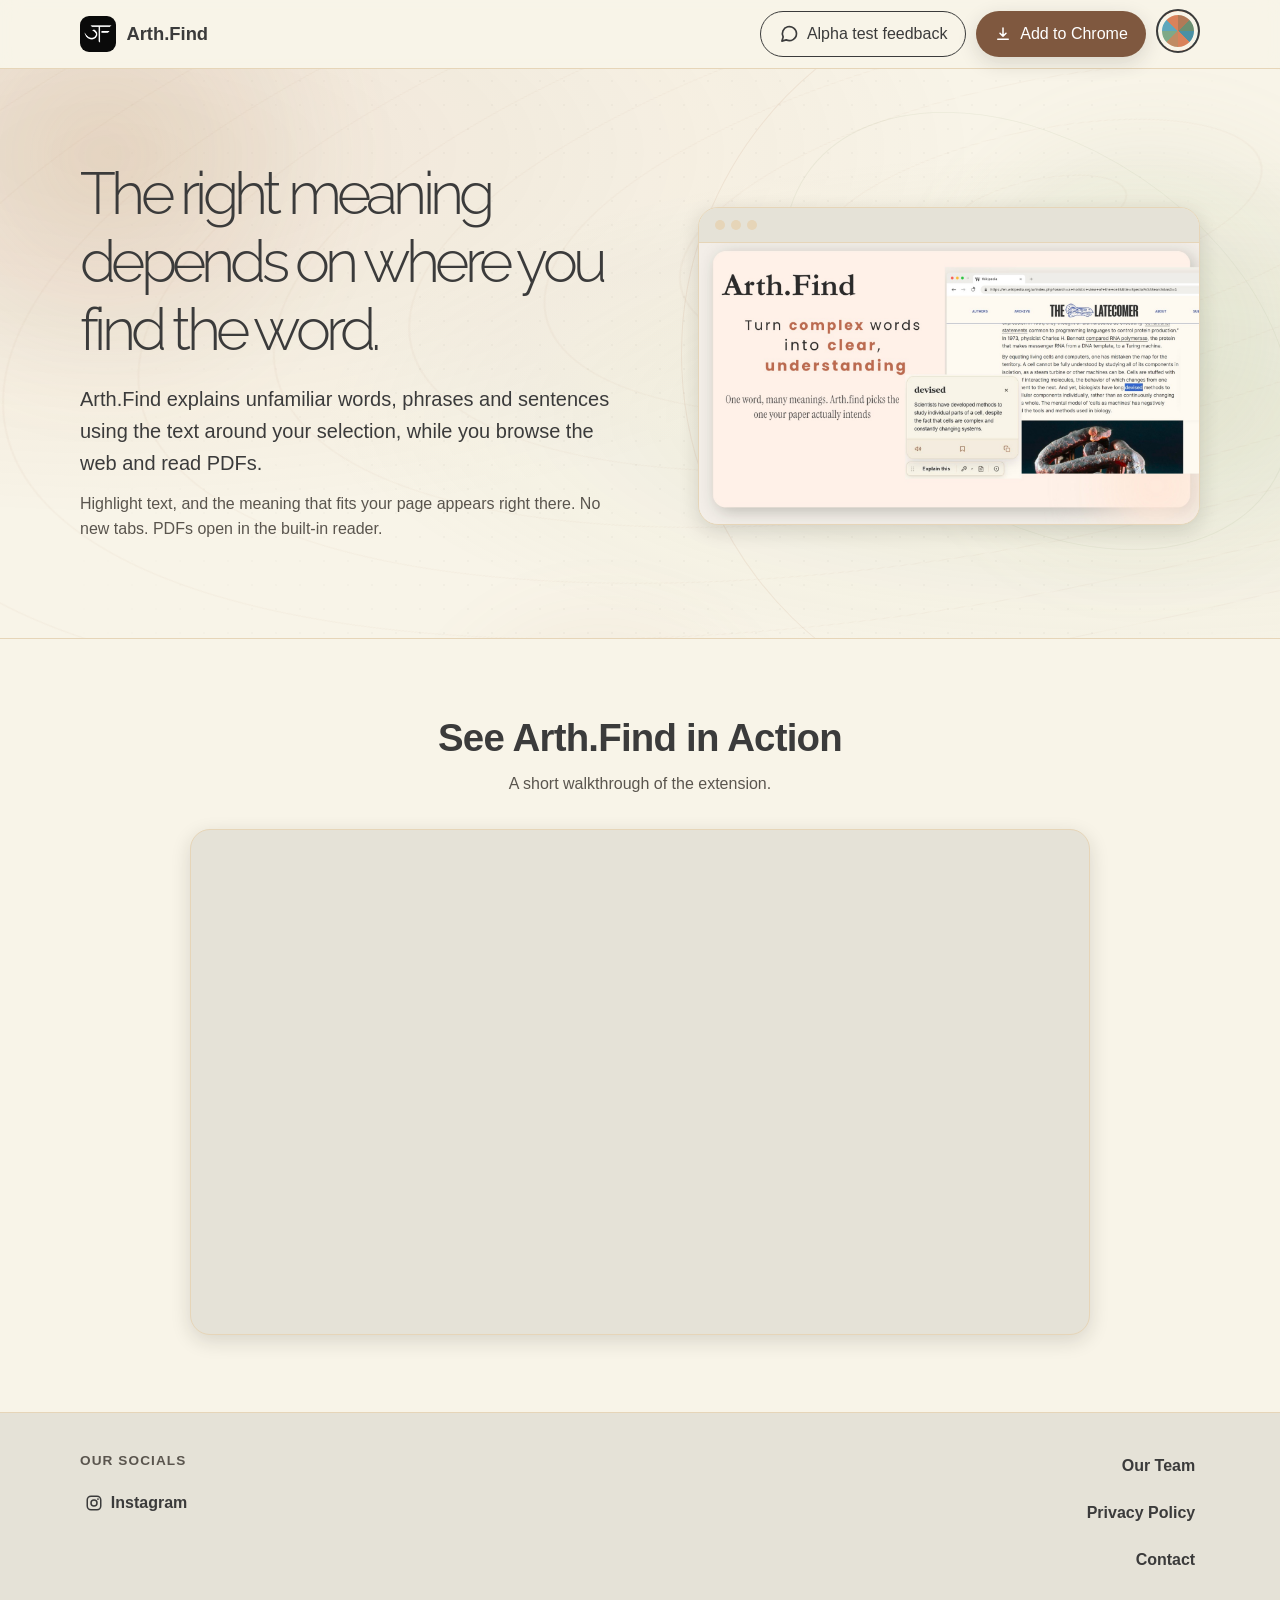
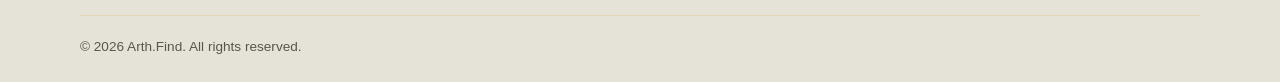
<file: index.html>
<!doctype html>
<html lang="en" data-theme="warm-calm">
<head>
  <meta charset="utf-8">
  <meta name="viewport" content="width=device-width, initial-scale=1, viewport-fit=cover">
  <title>Arth.Find | Understand What You Read</title>
  <meta name="description" content="Arth.Find is a Chrome extension that explains words, phrases and sentences in the context of what you are reading, on web pages and in PDFs.">
  <meta name="theme-color" content="#f8f4e8">
  <meta property="og:type" content="website">
  <meta property="og:site_name" content="Arth.Find">
  <meta property="og:title" content="Arth.Find | Understand What You Read">
  <meta property="og:description" content="Context-aware explanations of words and concepts while you browse the web and read PDFs.">
  <meta property="og:url" content="https://arthfind.tech/">
  <meta property="og:image" content="https://arthfind.tech/assets/logo.png">
  <meta name="twitter:card" content="summary">
  <link rel="preconnect" href="https://fonts.googleapis.com">
  <link rel="preconnect" href="https://fonts.gstatic.com" crossorigin>
  <link href="https://fonts.googleapis.com/css2?family=Raleway:wght@200;300;400;500;600;700;800&display=swap" rel="stylesheet">
  <link rel="icon" type="image/png" sizes="32x32" href="assets/favicon-32.png">
  <link rel="icon" type="image/png" sizes="48x48" href="assets/favicon-48.png">
  <link rel="apple-touch-icon" href="assets/logo.png">
  <script>
    /* Apply saved theme before first paint to avoid a flash of the wrong theme. */
    (function () {
      var ids = ["warm-calm","fresh-calm","soft-natural","warm-friendly","warm-calm-dark","fresh-calm-dark","soft-natural-dark","warm-friendly-dark"];
      var t = "warm-calm";
      try { var s = localStorage.getItem("arth-site-theme"); if (ids.indexOf(s) > -1) t = s; } catch (e) {}
      document.documentElement.setAttribute("data-theme", t);
    })();
  </script>
  <link rel="stylesheet" href="themes.css">
  <link rel="stylesheet" href="styles.css">
</head>
<body>
  <a class="skip" href="#main">Skip to content</a>

  <header class="site-header">
    <div class="wrap header-row">
      <a class="brand" href="#top" aria-label="Arth.Find home">
        <img src="assets/logo.png" width="36" height="36" alt="" class="brand-logo">
        <span class="brand-name">Arth.Find</span>
      </a>
      <div class="actions">
        <a class="btn btn-ghost btn-feedback" data-link="feedbackForm" target="_blank" rel="noopener noreferrer" title="Alpha test feedback">
          <svg class="ico" viewBox="0 0 24 24" aria-hidden="true"><path d="M21 11.5a8.5 8.5 0 0 1-12.4 7.5L3.5 20.5l1.5-4.9A8.5 8.5 0 1 1 21 11.5z" fill="none" stroke="currentColor" stroke-width="2" stroke-linecap="round" stroke-linejoin="round"/></svg>
          <span>Alpha test feedback</span>
        </a>
        <a class="btn btn-primary" data-link="chromeStore" target="_blank" rel="noopener noreferrer">
          <svg class="ico" viewBox="0 0 24 24" aria-hidden="true"><path d="M12 4v11m0 0 4-4m-4 4-4-4M5 19h14" fill="none" stroke="currentColor" stroke-width="2" stroke-linecap="round" stroke-linejoin="round"/></svg>
          <span>Add to Chrome</span>
        </a>
        <div class="theme" id="theme">
          <button class="theme-btn" id="themeBtn" type="button" aria-haspopup="true" aria-expanded="false" aria-controls="themePanel" aria-label="Choose colour theme" title="Choose colour theme"></button>
          <div class="theme-panel" id="themePanel" role="group" aria-label="Colour theme" hidden>
            <p class="theme-title">Theme</p>
            <div class="theme-grid" id="themeGrid" role="radiogroup" aria-label="Colour theme"></div>
            <p class="theme-name" id="themeName" aria-live="polite"></p>
          </div>
        </div>
      </div>
    </div>
  </header>

  <main id="main">
    <section class="hero" id="top">
      <div class="hero-ambient" aria-hidden="true">
        <span class="ambient-orb ambient-orb-a"></span>
        <span class="ambient-orb ambient-orb-b"></span>
        <span class="ambient-orb ambient-orb-c"></span>
        <span class="ambient-orbit ambient-orbit-a"></span>
        <span class="ambient-orbit ambient-orbit-b"></span>
        <span class="ambient-grid"></span>
      </div>
      <div class="wrap hero-grid">
        <div class="hero-copy">
          <h1>The right meaning depends on where you find the word.</h1>
          <p class="lead">Arth.Find explains unfamiliar words, phrases and sentences using the text around your selection, while you browse the web and read PDFs.</p>
          <p class="sub">Highlight text, and the meaning that fits your page appears right there. No new tabs. PDFs open in the built-in reader.</p>
        </div>

        <figure class="hero-visual">
          <div class="frame" role="img" aria-label="Arth.Find explaining a highlighted word on a web page">
            <div class="frame-bar" aria-hidden="true"><i></i><i></i><i></i></div>
            <div class="frame-body">
              <img src="assets/promo.png" width="1280" height="800" alt="Arth.Find explaining a highlighted word on a web page">
            </div>
          </div>
        </figure>
      </div>
    </section>

    <section class="video" aria-labelledby="video-h">
      <div class="wrap">
        <h2 id="video-h">See Arth.Find in Action</h2>
        <p class="section-sub">A short walkthrough of the extension.</p>
        <div class="video-frame">
          <iframe id="ytFrame" title="Arth.Find product video" loading="lazy" width="560" height="315"
            allow="encrypted-media; picture-in-picture; fullscreen"
            referrerpolicy="strict-origin-when-cross-origin"></iframe>
        </div>
      </div>
    </section>
  </main>

  <footer class="site-footer">
    <div class="wrap footer-grid">
      <div class="socials">
        <h2 class="foot-h">Our Socials</h2>
        <a class="social-link" data-link="instagram" target="_blank" rel="noopener noreferrer" aria-label="Arth.Find on Instagram">
          <svg class="ico" viewBox="0 0 24 24" aria-hidden="true"><rect x="3" y="3" width="18" height="18" rx="5" fill="none" stroke="currentColor" stroke-width="2"/><circle cx="12" cy="12" r="4" fill="none" stroke="currentColor" stroke-width="2"/><circle cx="17.3" cy="6.7" r="1.2" fill="currentColor"/></svg>
          <span>Instagram</span>
        </a>
      </div>
      <nav class="foot-nav" aria-label="Footer">
        <a href="team.html">Our Team</a>
        <a href="privacy.html">Privacy Policy</a>
        <a id="contactLink" data-link="mailto">Contact</a>
      </nav>
    </div>
    <div class="wrap copy">© 2026 Arth.Find. All rights reserved.</div>
  </footer>

  <script src="config.js"></script>
  <script src="app.js"></script>
</body>
</html>
</file>
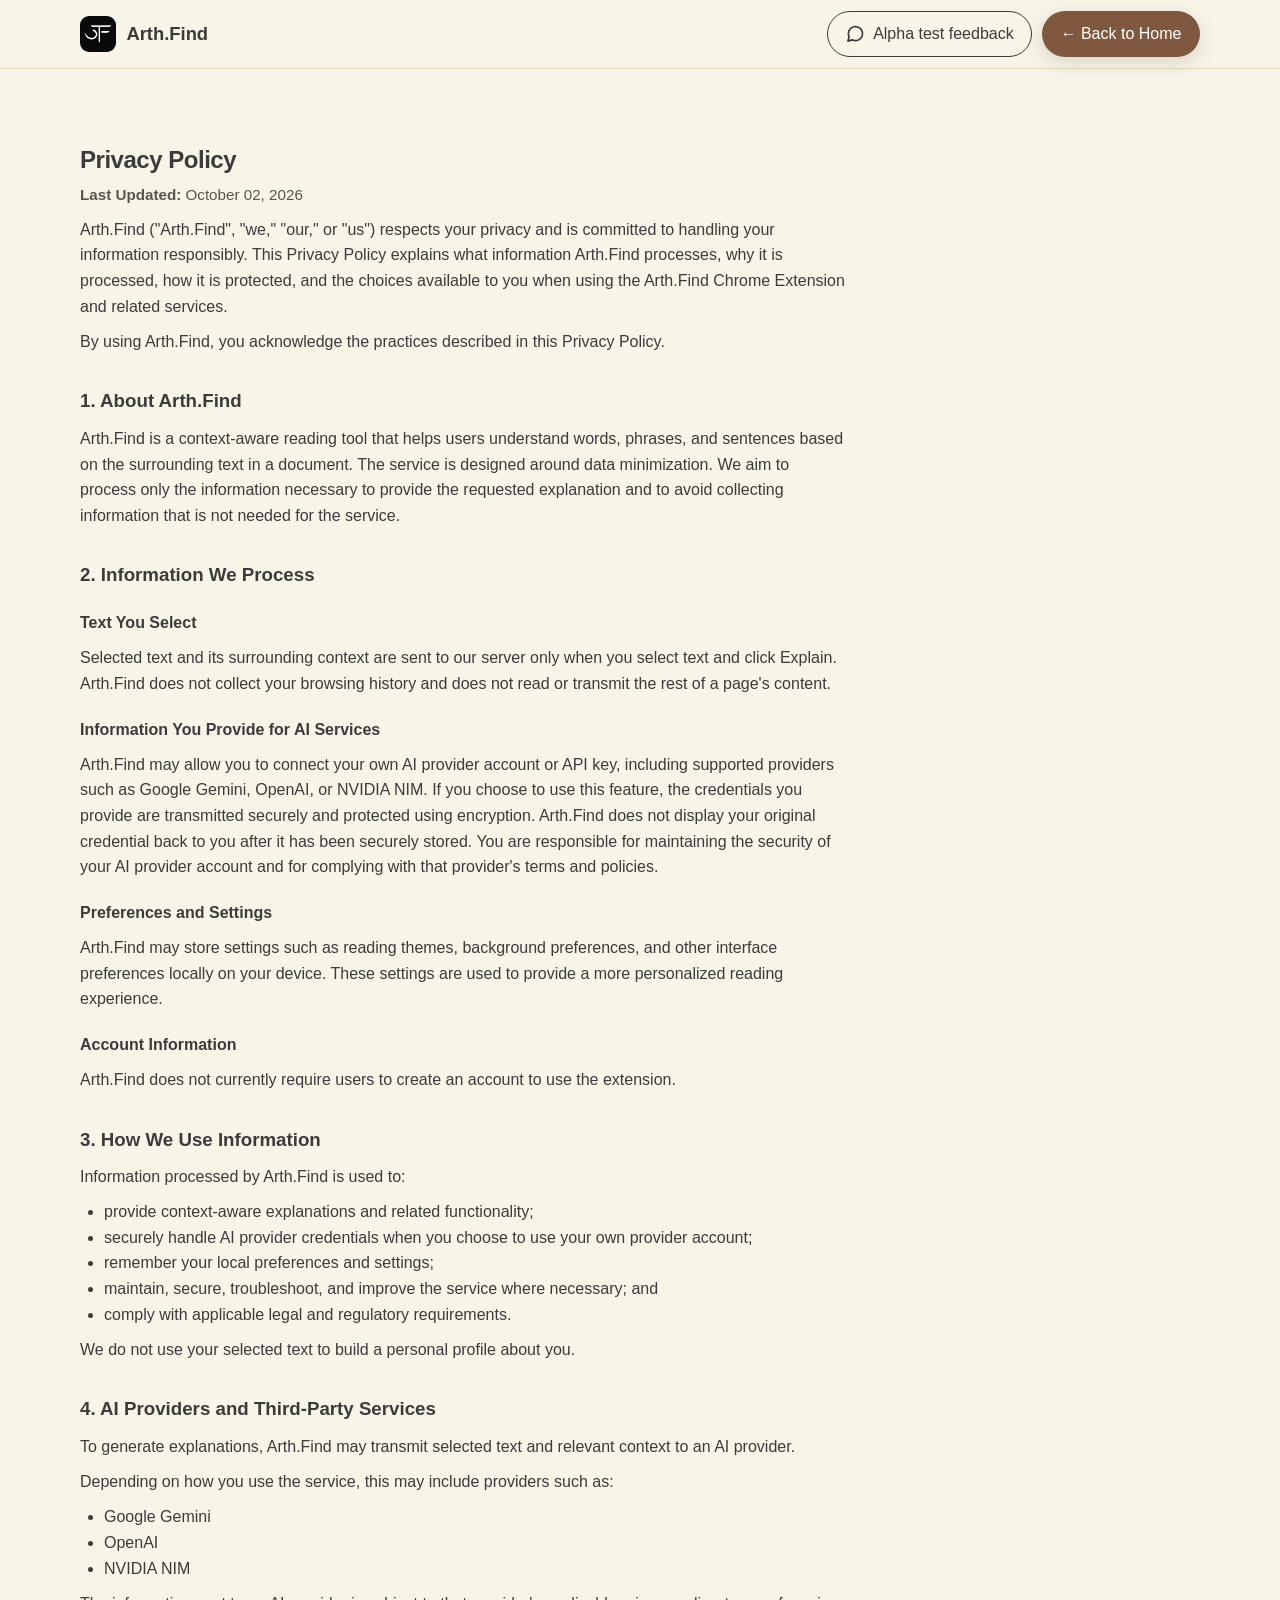
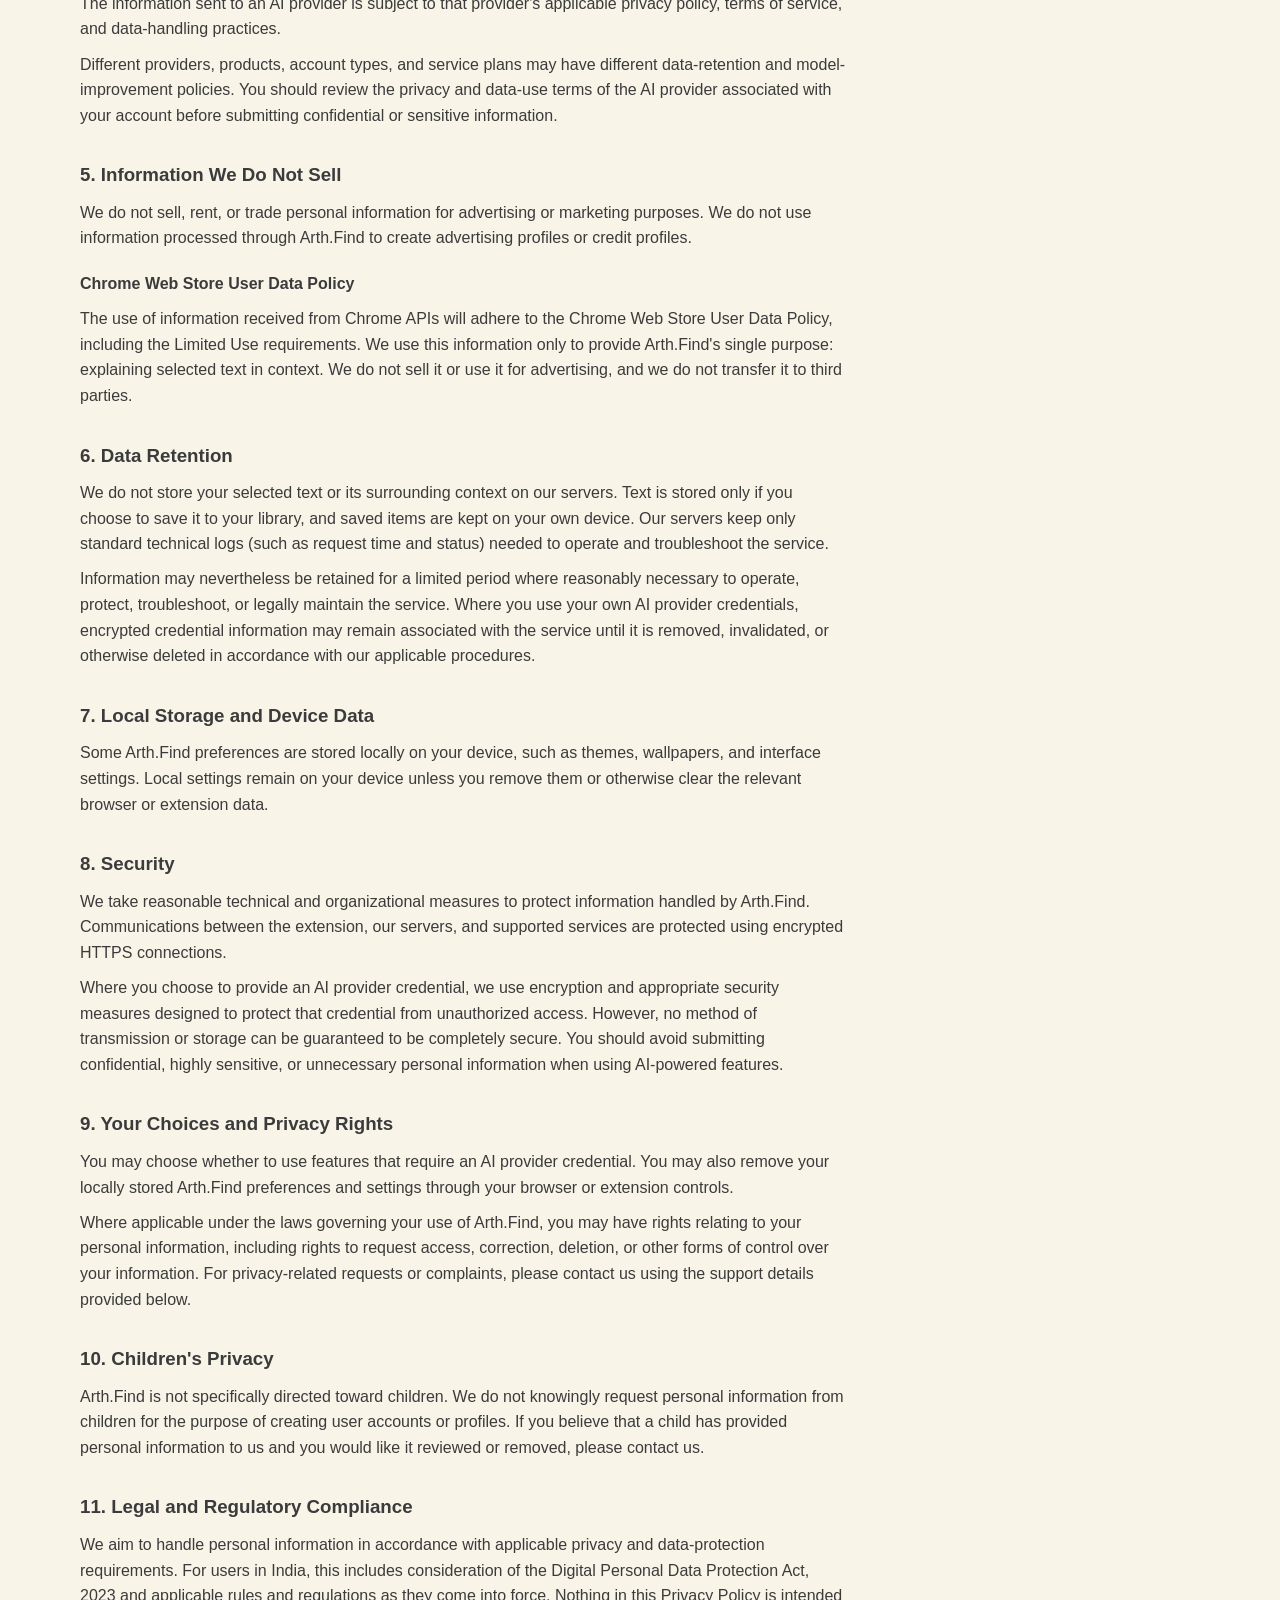
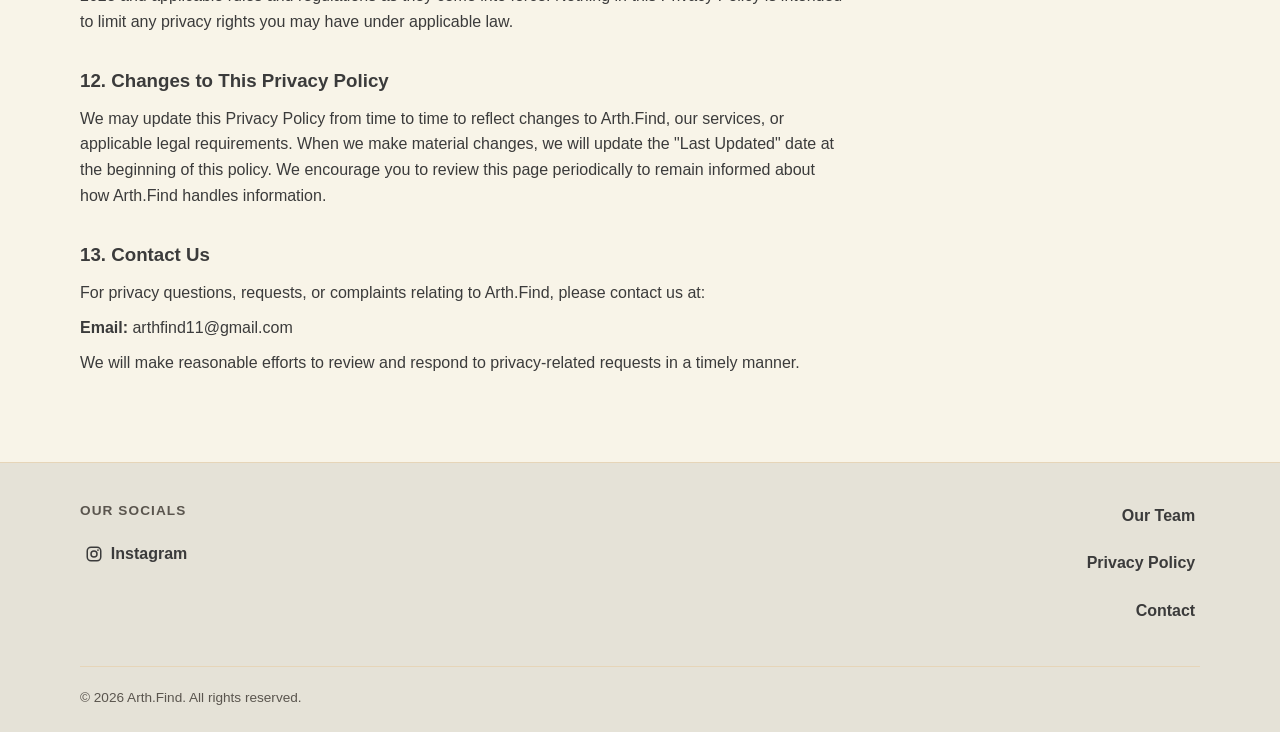
<file: privacy.html>
<!doctype html>
<html lang="en" data-theme="warm-calm">
<head>
  <meta charset="utf-8">
  <meta name="viewport" content="width=device-width, initial-scale=1, viewport-fit=cover">
  <title>Privacy Policy | Arth.Find</title>
  <meta name="description" content="Privacy Policy for the Arth.Find Chrome Extension.">
  <meta name="theme-color" content="#f8f4e8">
  <link rel="icon" type="image/png" sizes="32x32" href="assets/favicon-32.png">
  <link rel="icon" type="image/png" sizes="48x48" href="assets/favicon-48.png">
  <link rel="apple-touch-icon" href="assets/logo.png">
  <script>
    (function () {
      var ids = ["warm-calm","fresh-calm","soft-natural","warm-friendly","warm-calm-dark","fresh-calm-dark","soft-natural-dark","warm-friendly-dark"];
      var t = "warm-calm";
      try { var s = localStorage.getItem("arth-site-theme"); if (ids.indexOf(s) > -1) t = s; } catch (e) {}
      document.documentElement.setAttribute("data-theme", t);
    })();
  </script>
  <link rel="stylesheet" href="themes.css">
  <link rel="stylesheet" href="styles.css">
</head>
<body>
  <a class="skip" href="#main">Skip to content</a>

  <header class="site-header">
    <div class="wrap header-row">
      <a class="brand" href="index.html" aria-label="Arth.Find home">
        <img src="assets/logo.png" width="36" height="36" alt="" class="brand-logo">
        <span class="brand-name">Arth.Find</span>
      </a>
      <div class="actions">
        <a class="btn btn-ghost btn-feedback" data-link="feedbackForm" target="_blank" rel="noopener noreferrer" title="Alpha test feedback">
          <svg class="ico" viewBox="0 0 24 24" aria-hidden="true"><path d="M21 11.5a8.5 8.5 0 0 1-12.4 7.5L3.5 20.5l1.5-4.9A8.5 8.5 0 1 1 21 11.5z" fill="none" stroke="currentColor" stroke-width="2" stroke-linecap="round" stroke-linejoin="round"/></svg>
          <span>Alpha test feedback</span>
        </a>
        <a class="btn btn-primary" href="index.html">
          <span>← Back to Home</span>
        </a>
      </div>
    </div>
  </header>

  <main id="main">
    <article class="page-content wrap">
      <h1>Privacy Policy</h1>
      <p class="meta"><strong>Last Updated:</strong> October 02, 2026</p>

      <p>Arth.Find ("Arth.Find", "we," "our," or "us") respects your privacy and is committed to handling your information responsibly. This Privacy Policy explains what information Arth.Find processes, why it is processed, how it is protected, and the choices available to you when using the Arth.Find Chrome Extension and related services.</p>
      <p>By using Arth.Find, you acknowledge the practices described in this Privacy Policy.</p>

      <h3>1. About Arth.Find</h3>
      <p>Arth.Find is a context-aware reading tool that helps users understand words, phrases, and sentences based on the surrounding text in a document. The service is designed around data minimization. We aim to process only the information necessary to provide the requested explanation and to avoid collecting information that is not needed for the service.</p>

      <h3>2. Information We Process</h3>

      <h4>Text You Select</h4>
      <p>Selected text and its surrounding context are sent to our server only when you select text and click Explain. Arth.Find does not collect your browsing history and does not read or transmit the rest of a page's content.</p>

      <h4>Information You Provide for AI Services</h4>
      <p>Arth.Find may allow you to connect your own AI provider account or API key, including supported providers such as Google Gemini, OpenAI, or NVIDIA NIM. If you choose to use this feature, the credentials you provide are transmitted securely and protected using encryption. Arth.Find does not display your original credential back to you after it has been securely stored. You are responsible for maintaining the security of your AI provider account and for complying with that provider's terms and policies.</p>

      <h4>Preferences and Settings</h4>
      <p>Arth.Find may store settings such as reading themes, background preferences, and other interface preferences locally on your device. These settings are used to provide a more personalized reading experience.</p>

      <h4>Account Information</h4>
      <p>Arth.Find does not currently require users to create an account to use the extension.</p>

      <h3>3. How We Use Information</h3>
      <p>Information processed by Arth.Find is used to:</p>
      <ul>
        <li>provide context-aware explanations and related functionality;</li>
        <li>securely handle AI provider credentials when you choose to use your own provider account;</li>
        <li>remember your local preferences and settings;</li>
        <li>maintain, secure, troubleshoot, and improve the service where necessary; and</li>
        <li>comply with applicable legal and regulatory requirements.</li>
      </ul>
      <p>We do not use your selected text to build a personal profile about you.</p>

      <h3>4. AI Providers and Third-Party Services</h3>
      <p>To generate explanations, Arth.Find may transmit selected text and relevant context to an AI provider.</p>
      <p>Depending on how you use the service, this may include providers such as:</p>
      <ul>
        <li>Google Gemini</li>
        <li>OpenAI</li>
        <li>NVIDIA NIM</li>
      </ul>
      <p>The information sent to an AI provider is subject to that provider's applicable privacy policy, terms of service, and data-handling practices.</p>
      <p>Different providers, products, account types, and service plans may have different data-retention and model-improvement policies. You should review the privacy and data-use terms of the AI provider associated with your account before submitting confidential or sensitive information.</p>

      <h3>5. Information We Do Not Sell</h3>
      <p>We do not sell, rent, or trade personal information for advertising or marketing purposes. We do not use information processed through Arth.Find to create advertising profiles or credit profiles.</p>

      <h4>Chrome Web Store User Data Policy</h4>
      <p>The use of information received from Chrome APIs will adhere to the Chrome Web Store User Data Policy, including the Limited Use requirements. We use this information only to provide Arth.Find's single purpose: explaining selected text in context. We do not sell it or use it for advertising, and we do not transfer it to third parties.</p>

      <h3>6. Data Retention</h3>
      <p>We do not store your selected text or its surrounding context on our servers. Text is stored only if you choose to save it to your library, and saved items are kept on your own device. Our servers keep only standard technical logs (such as request time and status) needed to operate and troubleshoot the service.</p>
      <p>Information may nevertheless be retained for a limited period where reasonably necessary to operate, protect, troubleshoot, or legally maintain the service. Where you use your own AI provider credentials, encrypted credential information may remain associated with the service until it is removed, invalidated, or otherwise deleted in accordance with our applicable procedures.</p>

      <h3>7. Local Storage and Device Data</h3>
      <p>Some Arth.Find preferences are stored locally on your device, such as themes, wallpapers, and interface settings. Local settings remain on your device unless you remove them or otherwise clear the relevant browser or extension data.</p>

      <h3>8. Security</h3>
      <p>We take reasonable technical and organizational measures to protect information handled by Arth.Find. Communications between the extension, our servers, and supported services are protected using encrypted HTTPS connections.</p>
      <p>Where you choose to provide an AI provider credential, we use encryption and appropriate security measures designed to protect that credential from unauthorized access. However, no method of transmission or storage can be guaranteed to be completely secure. You should avoid submitting confidential, highly sensitive, or unnecessary personal information when using AI-powered features.</p>

      <h3>9. Your Choices and Privacy Rights</h3>
      <p>You may choose whether to use features that require an AI provider credential. You may also remove your locally stored Arth.Find preferences and settings through your browser or extension controls.</p>
      <p>Where applicable under the laws governing your use of Arth.Find, you may have rights relating to your personal information, including rights to request access, correction, deletion, or other forms of control over your information. For privacy-related requests or complaints, please contact us using the support details provided below.</p>

      <h3>10. Children's Privacy</h3>
      <p>Arth.Find is not specifically directed toward children. We do not knowingly request personal information from children for the purpose of creating user accounts or profiles. If you believe that a child has provided personal information to us and you would like it reviewed or removed, please contact us.</p>

      <h3>11. Legal and Regulatory Compliance</h3>
      <p>We aim to handle personal information in accordance with applicable privacy and data-protection requirements. For users in India, this includes consideration of the Digital Personal Data Protection Act, 2023 and applicable rules and regulations as they come into force. Nothing in this Privacy Policy is intended to limit any privacy rights you may have under applicable law.</p>

      <h3>12. Changes to This Privacy Policy</h3>
      <p>We may update this Privacy Policy from time to time to reflect changes to Arth.Find, our services, or applicable legal requirements. When we make material changes, we will update the "Last Updated" date at the beginning of this policy. We encourage you to review this page periodically to remain informed about how Arth.Find handles information.</p>

      <h3>13. Contact Us</h3>
      <p>For privacy questions, requests, or complaints relating to Arth.Find, please contact us at:</p>
      <p><strong>Email:</strong> <a href="mailto:arthfind11@gmail.com">arthfind11@gmail.com</a></p>
      <p>We will make reasonable efforts to review and respond to privacy-related requests in a timely manner.</p>
    </article>
  </main>

  <footer class="site-footer">
    <div class="wrap footer-grid">
      <div class="socials">
        <h2 class="foot-h">Our Socials</h2>
        <a class="social-link" data-link="instagram" target="_blank" rel="noopener noreferrer" aria-label="Arth.Find on Instagram">
          <svg class="ico" viewBox="0 0 24 24" aria-hidden="true"><rect x="3" y="3" width="18" height="18" rx="5" fill="none" stroke="currentColor" stroke-width="2"/><circle cx="12" cy="12" r="4" fill="none" stroke="currentColor" stroke-width="2"/><circle cx="17.3" cy="6.7" r="1.2" fill="currentColor"/></svg>
          <span>Instagram</span>
        </a>
      </div>
      <nav class="foot-nav" aria-label="Footer">
        <a href="team.html">Our Team</a>
        <a href="privacy.html">Privacy Policy</a>
        <a id="contactLink" data-link="mailto">Contact</a>
      </nav>
    </div>
    <div class="wrap copy">© 2026 Arth.Find. All rights reserved.</div>
  </footer>

  <script src="config.js"></script>
  <script>
    (function () {
      var C = window.ARTH_CONFIG || {};
      document.querySelectorAll("[data-link]").forEach(function (el) {
        var k = el.getAttribute("data-link");
        var v = k === "mailto" ? (C.contactEmail ? "mailto:" + C.contactEmail : "") : C[k];
        if (v) el.setAttribute("href", v);
      });
    })();
  </script>
</body>
</html>
</file>
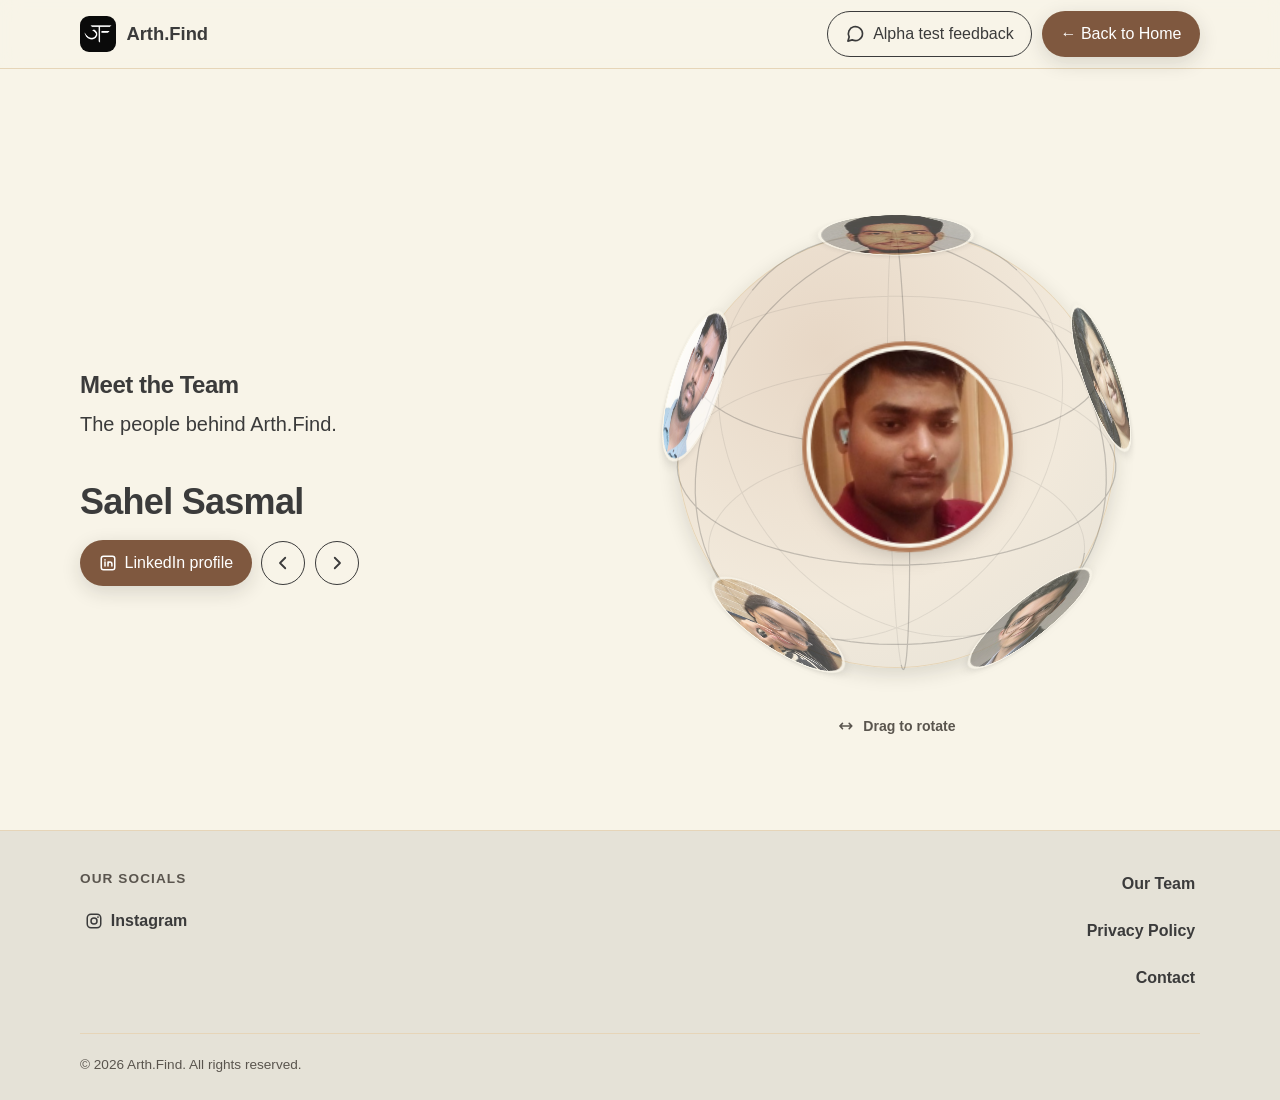
<file: team.html>
<!doctype html>
<html lang="en" data-theme="warm-calm">
<head>
  <meta charset="utf-8">
  <meta name="viewport" content="width=device-width, initial-scale=1, viewport-fit=cover">
  <title>Our Team | Arth.Find</title>
  <meta name="description" content="Meet the team behind Arth.Find.">
  <meta name="theme-color" content="#f8f4e8">
  <link rel="icon" type="image/png" sizes="32x32" href="assets/favicon-32.png">
  <link rel="icon" type="image/png" sizes="48x48" href="assets/favicon-48.png">
  <link rel="apple-touch-icon" href="assets/logo.png">
  <script>
    (function () {
      var ids = ["warm-calm","fresh-calm","soft-natural","warm-friendly","warm-calm-dark","fresh-calm-dark","soft-natural-dark","warm-friendly-dark"];
      var t = "warm-calm";
      try { var s = localStorage.getItem("arth-site-theme"); if (ids.indexOf(s) > -1) t = s; } catch (e) {}
      document.documentElement.setAttribute("data-theme", t);
    })();
  </script>
  <link rel="stylesheet" href="themes.css">
  <link rel="stylesheet" href="styles.css">
</head>
<body>
  <a class="skip" href="#main">Skip to content</a>

  <header class="site-header">
    <div class="wrap header-row">
      <a class="brand" href="index.html" aria-label="Arth.Find home">
        <img src="assets/logo.png" width="36" height="36" alt="" class="brand-logo">
        <span class="brand-name">Arth.Find</span>
      </a>
      <div class="actions">
        <a class="btn btn-ghost btn-feedback" data-link="feedbackForm" target="_blank" rel="noopener noreferrer" title="Alpha test feedback">
          <svg class="ico" viewBox="0 0 24 24" aria-hidden="true"><path d="M21 11.5a8.5 8.5 0 0 1-12.4 7.5L3.5 20.5l1.5-4.9A8.5 8.5 0 1 1 21 11.5z" fill="none" stroke="currentColor" stroke-width="2" stroke-linecap="round" stroke-linejoin="round"/></svg>
          <span>Alpha test feedback</span>
        </a>
        <a class="btn btn-primary" href="index.html">
          <span>← Back to Home</span>
        </a>
      </div>
    </div>
  </header>

  <main id="main">
    <section class="page-content wrap">
      <div class="team-layout">
        <div class="team-head">
          <h1>Meet the Team</h1>
          <p class="lead">The people behind Arth.Find.</p>
        </div>

        <div class="sphere-wrap">
          <div class="sphere-stage" id="stage" role="group" aria-label="Team sphere. Drag to rotate, or use the arrow keys to move between team members.">
            <div class="orb" aria-hidden="true"></div>
            <div class="globe" id="globe"></div>
            <p class="sphere-hint" id="hint" aria-hidden="true">
              <svg class="ico" viewBox="0 0 24 24"><path d="M4 12h16M4 12l3.5-3.5M4 12l3.5 3.5M20 12l-3.5-3.5M20 12l-3.5 3.5" fill="none" stroke="currentColor" stroke-width="2" stroke-linecap="round" stroke-linejoin="round"/></svg>
              Drag to rotate
            </p>
          </div>
          <noscript>
            <ul class="team-list">
              <li><a href="https://www.linkedin.com/in/yashanand-574677371/">Yash Anand</a></li>
              <li><a href="https://www.linkedin.com/in/kazima-fatima-754614368/">Kazima Fatima</a></li>
              <li><a href="https://www.linkedin.com/in/gargee-kakaty-b20124323/">Gargee Kakaty</a></li>
              <li><a href="https://www.linkedin.com/in/dipesh-giri-26188b323/">Dipesh Giri</a></li>
              <li><a href="https://www.linkedin.com/in/rajuram14/">Rajuram D</a></li>
              <li><a href="https://www.linkedin.com/in/hemant-dubey-96233b419/">Hemant Dubey</a></li>
              <li><a href="https://www.linkedin.com/in/mahak-jaiswal-200b47439">Mahak Jaiswal</a></li>
              <li><a href="https://www.linkedin.com/in/soniya-limbu-854835418/">Soniya Limbu</a></li>
              <li><a href="https://www.linkedin.com/in/harshit-dwivedi-aa8804434/">Harshit Dwivedi</a></li>
              <li><a href="https://www.linkedin.com/in/sahel-sasmal-8706b4332/">Sahel Sasmal</a></li>
              <li><a href="https://www.linkedin.com/in/nilesh-9683a42b8">Nilesh</a></li>
              <li><a href="https://www.linkedin.com/in/sagarika-chatterjee-a30b2534b/">Sagarika Chatterjee</a></li>
            </ul>
          </noscript>
        </div>

        <div class="team-member" id="member" hidden>
          <h2 class="member-name" id="memberName"></h2>
          <div class="member-actions">
            <a class="btn btn-primary" id="memberLink" target="_blank" rel="noopener noreferrer">
              <svg class="ico" viewBox="0 0 24 24" aria-hidden="true"><rect x="3" y="3" width="18" height="18" rx="3" fill="none" stroke="currentColor" stroke-width="2"/><path d="M8 10.5V16M8 7.6v.4M12 16v-5.5M12 13.2a2.6 2.6 0 0 1 5.2 0V16" fill="none" stroke="currentColor" stroke-width="2" stroke-linecap="round" stroke-linejoin="round"/></svg>
              <span>LinkedIn profile</span>
            </a>
            <button class="orbit-btn" id="prevBtn" type="button" aria-label="Previous team member">
              <svg class="ico" viewBox="0 0 24 24" aria-hidden="true"><path d="M15 5l-7 7 7 7" fill="none" stroke="currentColor" stroke-width="2.4" stroke-linecap="round" stroke-linejoin="round"/></svg>
            </button>
            <button class="orbit-btn" id="nextBtn" type="button" aria-label="Next team member">
              <svg class="ico" viewBox="0 0 24 24" aria-hidden="true"><path d="M9 5l7 7-7 7" fill="none" stroke="currentColor" stroke-width="2.4" stroke-linecap="round" stroke-linejoin="round"/></svg>
            </button>
          </div>
          <p class="sr-only" id="live" aria-live="polite"></p>
        </div>
      </div>
    </section>
  </main>

  <footer class="site-footer">
    <div class="wrap footer-grid">
      <div class="socials">
        <h2 class="foot-h">Our Socials</h2>
        <a class="social-link" data-link="instagram" target="_blank" rel="noopener noreferrer" aria-label="Arth.Find on Instagram">
          <svg class="ico" viewBox="0 0 24 24" aria-hidden="true"><rect x="3" y="3" width="18" height="18" rx="5" fill="none" stroke="currentColor" stroke-width="2"/><circle cx="12" cy="12" r="4" fill="none" stroke="currentColor" stroke-width="2"/><circle cx="17.3" cy="6.7" r="1.2" fill="currentColor"/></svg>
          <span>Instagram</span>
        </a>
      </div>
      <nav class="foot-nav" aria-label="Footer">
        <a href="team.html">Our Team</a>
        <a href="privacy.html">Privacy Policy</a>
        <a id="contactLink" data-link="mailto">Contact</a>
      </nav>
    </div>
    <div class="wrap copy">© 2026 Arth.Find. All rights reserved.</div>
  </footer>

  <script src="config.js"></script>
  <script src="team.js"></script>
</body>
</html>
</file>
<file: themes.css>
/* Theme tokens copied verbatim from extension/themes.css (source of truth).
   Only --cc-radius/--cc-shadow defaults and the derived tokens below are site-specific. */
:root, [data-theme="warm-calm"] {
  --cc-surface:#f8f4e8; --cc-border:#e6d5b8; --cc-heading:#3b3b3b; --cc-text:#3b3b3b;
  --cc-muted:#6f675b; --cc-accent:#b17a57; --cc-on-accent:#ffffff; --cc-highlight:#f5e6a8; --cc-support:#a7b98f;
  --cc-shadow:0 6px 20px rgba(28,25,20,.14);
}
[data-theme="fresh-calm"] { --cc-surface:#f1f8f3; --cc-border:#c6dccc; --cc-heading:#3e6b4b; --cc-text:#2f2f2f; --cc-muted:#5f7566; --cc-accent:#6b8f71; --cc-on-accent:#ffffff; --cc-highlight:#f5e6a8; --cc-support:#8fb996; --cc-shadow:0 6px 20px rgba(28,25,20,.14); }
[data-theme="soft-natural"] { --cc-surface:#eaf4ff; --cc-border:#a7c7e7; --cc-heading:#2f5f73; --cc-text:#3b3b3b; --cc-muted:#5d7183; --cc-accent:#4a90a4; --cc-on-accent:#ffffff; --cc-highlight:#f5e6a8; --cc-support:#7fb3d5; --cc-shadow:0 6px 20px rgba(28,25,20,.14); }
[data-theme="warm-friendly"] { --cc-surface:#fff7e6; --cc-border:#ffd8b1; --cc-heading:#a67c52; --cc-text:#3b3b3b; --cc-muted:#7d6a55; --cc-accent:#d9825b; --cc-on-accent:#ffffff; --cc-highlight:#f4c430; --cc-support:#f4c430; --cc-shadow:0 6px 20px rgba(28,25,20,.14); }
[data-theme="warm-calm-dark"] { --cc-surface:#2a2723; --cc-border:#45403a; --cc-heading:#f2ecdd; --cc-text:#ede6d8; --cc-muted:#a2988a; --cc-accent:#c08b63; --cc-on-accent:#241f1a; --cc-highlight:#8a7433; --cc-support:#a7b98f; --cc-shadow:0 6px 20px rgba(0,0,0,.45); color-scheme:dark; }
[data-theme="fresh-calm-dark"] { --cc-surface:#1f2723; --cc-border:#38473d; --cc-heading:#dff0e4; --cc-text:#e1ede4; --cc-muted:#93a899; --cc-accent:#7fa987; --cc-on-accent:#16201a; --cc-highlight:#55703f; --cc-support:#8fb996; --cc-shadow:0 6px 20px rgba(0,0,0,.45); color-scheme:dark; }
[data-theme="soft-natural-dark"] { --cc-surface:#1e262e; --cc-border:#354552; --cc-heading:#dcecf8; --cc-text:#e2edf7; --cc-muted:#93a7b8; --cc-accent:#5fa7bc; --cc-on-accent:#10191f; --cc-highlight:#3f6474; --cc-support:#7fb3d5; --cc-shadow:0 6px 20px rgba(0,0,0,.45); color-scheme:dark; }
[data-theme="warm-friendly-dark"] { --cc-surface:#2b2520; --cc-border:#473c33; --cc-heading:#f7e2c8; --cc-text:#f6eadb; --cc-muted:#b2a18d; --cc-accent:#d9825b; --cc-on-accent:#241a13; --cc-highlight:#8a6a24; --cc-support:#f4c430; --cc-shadow:0 6px 20px rgba(0,0,0,.45); color-scheme:dark; }

/* Derived tokens (site-specific, computed from the verified tokens) */
:root, [data-theme] {
  --bg: var(--cc-surface);
  --card: color-mix(in srgb, var(--cc-surface) 90%, var(--cc-heading) 10%);
  --card-2: color-mix(in srgb, var(--cc-surface) 95%, var(--cc-heading) 5%);
  --line: var(--cc-border);
  --btn-bg: var(--cc-accent);
  --btn-fg: var(--cc-on-accent);
  --link: var(--cc-heading);
  --ink: var(--cc-heading);
  --soft: color-mix(in srgb, var(--cc-muted) 60%, var(--cc-text) 40%);
}
/* Light themes: darken the accent fill so button text reaches AA contrast */
[data-theme="warm-calm"], [data-theme="fresh-calm"], [data-theme="soft-natural"], [data-theme="warm-friendly"] {
  --btn-bg: color-mix(in srgb, var(--cc-accent) 72%, #000);
  --ink: color-mix(in srgb, var(--cc-heading) 50%, var(--cc-text) 50%);
}
</file>
<file: styles.css>
@font-face{font-family:"Syne";font-style:normal;font-weight:700;font-display:swap;src:url("assets/fonts/Syne-700.ttf") format("truetype")}
@font-face{font-family:"Syne";font-style:normal;font-weight:800;font-display:swap;src:url("assets/fonts/Syne-800.ttf") format("truetype")}
*,*::before,*::after{box-sizing:border-box}
html{scroll-behavior:smooth;-webkit-text-size-adjust:100%}
body{margin:0;background:var(--bg);color:var(--cc-text);font:400 1rem/1.6 "Plus Jakarta Sans","Space Grotesk",-apple-system,BlinkMacSystemFont,"Segoe UI",Roboto,Helvetica,Arial,sans-serif;
  transition:background-color .25s ease,color .25s ease;overflow-x:hidden}
img{max-width:100%;height:auto;display:block}
a{color:var(--ink)}
h1,h2{color:var(--cc-heading);line-height:1.15;margin:0;letter-spacing:-.02em}
.wrap{width:min(1120px,100% - 2.5rem);margin-inline:auto}
.skip{position:absolute;left:-999px;top:0;background:var(--btn-bg);color:var(--btn-fg);padding:.6rem 1rem;border-radius:0 0 10px 0;z-index:100}
.skip:focus{left:0}
:focus-visible{outline:3px solid var(--ink);outline-offset:3px;border-radius:8px}
.ico{width:18px;height:18px;flex:none}

/* Link hover underline — left-to-right */
a:not(.btn):not(.brand):not(.social-link):not(.skip):not(.swatch) {
  position:relative;text-decoration:none;display:inline-block
}
a:not(.btn):not(.brand):not(.social-link):not(.skip):not(.swatch)::after {
  content:"";position:absolute;left:0;bottom:0;width:0;height:2px;
  background:var(--cc-accent,var(--ink));transition:width .3s ease
}
a:not(.btn):not(.brand):not(.social-link):not(.skip):not(.swatch):hover::after {
  width:100%
}
.site-header{position:sticky;top:0;z-index:50;background:color-mix(in srgb,var(--bg) 88%,transparent);backdrop-filter:blur(10px);
  border-bottom:1px solid var(--line);padding-top:env(safe-area-inset-top,0)}
.header-row{display:flex;align-items:center;justify-content:space-between;gap:.75rem;min-height:68px}
.brand{display:flex;align-items:center;gap:.65rem;text-decoration:none;color:var(--ink);font-weight:700;font-size:1.15rem;min-height:44px}
.brand-logo{border-radius:9px}
.actions{display:flex;align-items:center;gap:.6rem}
.btn{display:inline-flex;align-items:center;justify-content:center;gap:.5rem;min-height:44px;padding:.55rem 1.1rem;border-radius:999px;
  font:600 .95rem/1.2 inherit;text-decoration:none;border:1px solid transparent;cursor:pointer;white-space:nowrap;
  transition:transform .15s ease,background-color .2s ease,border-color .2s ease,box-shadow .2s ease}
.btn-primary{background:var(--btn-bg);color:var(--btn-fg);box-shadow:var(--cc-shadow)}
.btn-primary:hover{background:color-mix(in srgb,var(--btn-bg) 88%,var(--cc-heading))}
.btn-ghost{background:transparent;color:var(--ink);border-color:var(--ink)}
.btn-ghost:hover{background:var(--card)}
.btn:active{transform:translateY(1px)}
.btn-feedback .ico{width:20px;height:20px}
.sr-only{position:absolute;width:1px;height:1px;margin:-1px;padding:0;overflow:hidden;clip:rect(0 0 0 0);white-space:nowrap;border:0}
.btn-lg{min-height:52px;padding:.7rem 1.5rem;font-size:1rem}

/* Theme selector */
.theme{position:relative}
.theme-btn{width:44px;height:44px;border-radius:50%;padding:0;cursor:pointer;border:2px solid var(--cc-heading);
  background:conic-gradient(#b17a57 0 12.5%,#6b8f71 0 25%,#4a90a4 0 37.5%,#d9825b 0 50%,#c08b63 0 62.5%,#7fa987 0 75%,#5fa7bc 0 87.5%,#d9825b 0);
  box-shadow:inset 0 0 0 4px var(--bg);transition:transform .2s ease}
.theme-btn:hover{transform:scale(1.06)}
.theme-panel{position:absolute;right:0;top:calc(100% + 10px);width:min(268px,calc(100vw - 1.5rem));padding:1rem;background:var(--card-2);
  border:1px solid var(--line);border-radius:16px;box-shadow:var(--cc-shadow)}
.theme-panel[hidden]{display:none}
.theme-title{margin:0 0 .75rem;font-size:.8rem;font-weight:700;text-transform:uppercase;letter-spacing:.08em;color:var(--soft)}
.theme-grid{display:grid;grid-template-columns:repeat(4,1fr);gap:.6rem;justify-items:center}
.swatch{position:relative;width:44px;height:44px;border-radius:50%;cursor:pointer;padding:0;border:2px solid var(--line);
  background:linear-gradient(135deg,var(--s) 0 50%,var(--a) 50% 100%);transition:transform .15s ease}
.swatch:hover{transform:scale(1.08)}
.swatch[aria-checked="true"]{border-color:var(--cc-heading);box-shadow:0 0 0 3px var(--card-2),0 0 0 5px var(--cc-heading)}
.swatch svg{position:absolute;inset:0;margin:auto;width:20px;height:20px;display:none;filter:drop-shadow(0 0 2px rgba(0,0,0,.6))}
.swatch[aria-checked="true"] svg{display:block}
.theme-name{margin:.8rem 0 0;font-size:.9rem;font-weight:600;color:var(--ink);min-height:1.4em}

/* Hero */
.hero{position:relative;isolation:isolate;overflow:hidden;padding:clamp(2.5rem,7vw,6rem) 0 clamp(2rem,5vw,4rem)}
.hero-grid{position:relative;z-index:1;display:grid;grid-template-columns:1.05fr .95fr;gap:clamp(2rem,5vw,4.5rem);align-items:center}

/* Soft, theme-aware motion background. All movement is decorative and stays behind content. */
.hero-ambient{position:absolute;z-index:0;inset:0;overflow:hidden;pointer-events:none;contain:paint}
.hero-ambient::before{content:"";position:absolute;inset:-18%;background:
  radial-gradient(ellipse at 20% 24%,color-mix(in srgb,var(--cc-accent) 13%,transparent),transparent 45%),
  radial-gradient(ellipse at 78% 58%,color-mix(in srgb,var(--cc-support) 17%,transparent),transparent 42%);
  opacity:.9;animation:ambient-wash 24s ease-in-out infinite alternate;will-change:transform,opacity}
.hero-ambient::after{content:"";position:absolute;inset:-32%;background:repeating-radial-gradient(ellipse at 70% 44%,transparent 0 88px,color-mix(in srgb,var(--cc-accent) 12%,transparent) 89px 90px,transparent 91px 138px);
  opacity:.42;transform:rotate(-12deg);animation:orbit-drift 72s linear infinite;will-change:transform}
.ambient-orb{position:absolute;display:block;border-radius:50%;filter:blur(34px);opacity:.52;will-change:transform;transform:translate3d(0,0,0)}
.ambient-orb-a{width:clamp(260px,42vw,600px);aspect-ratio:1;left:-12%;top:-32%;background:radial-gradient(circle at 48% 50%,color-mix(in srgb,var(--cc-accent) 36%,transparent),transparent 68%);animation:orb-float-a 19s ease-in-out infinite alternate}
.ambient-orb-b{width:clamp(280px,38vw,540px);aspect-ratio:1;right:-10%;top:8%;background:radial-gradient(circle at 45% 45%,color-mix(in srgb,var(--cc-support) 40%,transparent),transparent 70%);animation:orb-float-b 23s ease-in-out infinite alternate}
.ambient-orb-c{width:clamp(200px,30vw,420px);aspect-ratio:1;left:32%;bottom:-60%;background:radial-gradient(circle at 50% 45%,color-mix(in srgb,var(--cc-accent) 24%,transparent),transparent 70%);animation:orb-float-c 26s ease-in-out infinite alternate}
.ambient-orbit{position:absolute;display:block;width:min(58vw,740px);aspect-ratio:1;right:-11%;top:50%;border:1px solid color-mix(in srgb,var(--cc-accent) 20%,transparent);border-radius:50%;transform:translateY(-50%) rotate(-24deg);opacity:.55}
.ambient-orbit-a{animation:orbit-tilt-a 34s ease-in-out infinite alternate}
.ambient-orbit-b{width:min(44vw,560px);right:-3%;top:46%;border-color:color-mix(in srgb,var(--cc-support) 28%,transparent);transform:translateY(-50%) rotate(34deg) scaleY(.66);animation:orbit-tilt-b 29s ease-in-out infinite alternate}
.ambient-grid{position:absolute;inset:0;background-image:radial-gradient(color-mix(in srgb,var(--cc-heading) 18%,transparent) .8px,transparent .8px);background-size:24px 24px;opacity:.16;mask-image:linear-gradient(90deg,transparent 0%,#000 35%,#000 86%,transparent 100%)}
@keyframes ambient-wash{0%{transform:translate3d(-1.5%,0,0) scale(1)}100%{transform:translate3d(1.5%,2%,0) scale(1.06)}}
@keyframes orb-float-a{0%{transform:translate3d(0,0,0) scale(1)}100%{transform:translate3d(8vw,5vh,0) scale(1.08)}}
@keyframes orb-float-b{0%{transform:translate3d(0,0,0) scale(1)}100%{transform:translate3d(-6vw,-4vh,0) scale(.94)}}
@keyframes orb-float-c{0%{transform:translate3d(0,0,0) scale(.95)}100%{transform:translate3d(4vw,-5vh,0) scale(1.1)}}
@keyframes orbit-drift{from{transform:rotate(-12deg)}to{transform:rotate(348deg)}}
@keyframes orbit-tilt-a{from{transform:translateY(-50%) rotate(-24deg) scale(1)}to{transform:translateY(-47%) rotate(-12deg) scale(1.04)}}
@keyframes orbit-tilt-b{from{transform:translateY(-50%) rotate(34deg) scaleY(.66)}to{transform:translateY(-48%) rotate(18deg) scaleY(.72)}}
[data-theme$="-dark"] .ambient-orb{opacity:.36}
[data-theme$="-dark"] .hero-ambient::after{opacity:.3}
@media(max-width:640px){
  .ambient-orb{filter:blur(28px);opacity:.42}
  .ambient-orbit{width:100vw;right:-44%;opacity:.35}
  .ambient-orbit-b{width:76vw;right:-28%}
  .ambient-grid{background-size:28px 28px;opacity:.1}
}
@media(prefers-reduced-motion:reduce){
  .hero-ambient::before,.hero-ambient::after,.ambient-orb,.ambient-orbit{animation:none!important;will-change:auto}
}
.hero-copy h1{font-family:"Raleway","Segoe UI",-apple-system,BlinkMacSystemFont,Helvetica,Arial,sans-serif;font-size:clamp(2.2rem,5.2vw,3.7rem);font-weight:300;letter-spacing:-.08em}
.lead{font-size:clamp(1.05rem,1.8vw,1.25rem);margin:1.25rem 0 .75rem;max-width:36rem}
.sub{color:var(--soft);margin:0 0 2rem;max-width:34rem}
.cta-row{display:flex;flex-wrap:wrap;gap:.8rem}
.hero-visual{margin:0}
.frame{background:var(--card-2);border:1px solid var(--line);border-radius:20px;box-shadow:var(--cc-shadow);overflow:hidden}
.frame-bar{display:flex;gap:6px;padding:.75rem 1rem;border-bottom:1px solid var(--line);background:var(--card)}
.frame-bar i{width:10px;height:10px;border-radius:50%;background:var(--line)}
.frame-body{padding:0;display:grid;gap:0}
.frame-body img{width:100%;height:auto;display:block}
.ex-read{margin:0;font-size:1.05rem}
mark{background:var(--cc-highlight);color:var(--cc-text);padding:.05em .3em;border-radius:5px;font-weight:700}
.ex-card{border:1px solid var(--line);border-radius:14px;padding:1rem 1.1rem}
.ex-card p{margin:.3rem 0 0}
.ex-other{background:var(--card)}
.ex-other p{color:var(--soft)}
.ex-arth{background:var(--card-2);border-color:var(--cc-accent);border-width:2px}
.ex-label{font-size:.75rem;font-weight:700;text-transform:uppercase;letter-spacing:.07em;color:var(--soft)}
.ex-arth .ex-label{color:var(--ink)}
figcaption{margin-top:.75rem;font-size:.82rem;color:var(--soft)}
figcaption code{font-size:.95em}

/* Video */
.video{padding:clamp(2.5rem,6vw,5rem) 0;border-top:1px solid var(--line)}
.video .wrap{text-align:center}
h2{font-size:clamp(1.7rem,3.4vw,2.4rem);font-weight:800}
.section-sub{color:var(--soft);margin:.7rem 0 2rem}
.video-frame{max-width:900px;margin:0 auto;aspect-ratio:16/9;border-radius:20px;overflow:hidden;border:1px solid var(--line);
  background:var(--card);box-shadow:var(--cc-shadow)}
.video-frame iframe{width:100%;height:100%;border:0;display:block}

/* Footer */
.site-footer{border-top:1px solid var(--line);background:var(--card);padding:2.5rem 0 calc(1.5rem + env(safe-area-inset-bottom,0))}
.footer-grid{display:flex;justify-content:space-between;gap:2rem;flex-wrap:wrap}
.foot-h{font-size:.85rem;text-transform:uppercase;letter-spacing:.08em;color:var(--soft);margin:0 0 .8rem;font-weight:700}
.social-link{display:inline-flex;align-items:center;gap:.5rem;min-height:44px;padding:0 .3rem;color:var(--ink);text-decoration:none;
  font-weight:600;position:relative}
.social-link::after{content:"";position:absolute;left:0;bottom:6px;width:0;height:2px;background:var(--cc-accent);transition:width .3s ease}
.social-link:hover::after{width:100%}
.foot-nav{display:flex;flex-direction:column;gap:.2rem;align-items:flex-end}
.foot-nav a{display:inline-flex;align-items:center;min-height:44px;color:var(--ink);text-decoration:none;font-weight:600;padding:0 .3rem;
  position:relative}
.foot-nav a::after{content:"";position:absolute;left:0;bottom:6px;width:0;height:2px;
  background:var(--cc-accent);transition:width .3s ease}
.foot-nav a:hover::after{width:100%}
.copy{margin-top:1.5rem;padding-top:1.25rem;border-top:1px solid var(--line);color:var(--soft);font-size:.85rem}

@media (max-width:900px){
  .hero-grid{grid-template-columns:1fr}
}
@media (max-width:640px){
  .header-row{min-height:60px}
  .brand-name{font-size:1.05rem}
  .actions .btn{padding:.55rem .9rem}
  .foot-nav{align-items:flex-start}
  .footer-grid{flex-direction:column}
}
@media (max-width:340px){
  .brand-name{display:none}
}
@media (prefers-reduced-motion:reduce){
  *,*::before,*::after{transition:none!important;animation:none!important;scroll-behavior:auto!important}
}
[data-theme$="-dark"] mark{color:#fff}

/* Page content (privacy, team) */
.page-content{padding:clamp(2.5rem,6vw,5rem) 0}
.page-content h1{margin-bottom:.5rem}
.page-content h3{margin-top:2rem;margin-bottom:.5rem}
.page-content h4{margin-top:1.25rem;margin-bottom:.4rem}
.page-content p,.page-content ul{margin:.6rem 0;max-width:48rem}
.page-content ul{padding-left:1.5rem}
.meta{color:var(--soft);font-size:.95rem}

/* Header: alpha feedback button collapses to an icon on narrow screens */
@media (max-width:760px){
  .btn-feedback{width:44px;padding:0}
  .btn-feedback span{position:absolute;width:1px;height:1px;margin:-1px;overflow:hidden;clip:rect(0 0 0 0);white-space:nowrap}
}

/* Team sphere */
.team-layout{display:grid;grid-template-columns:minmax(0,.85fr) minmax(0,1.15fr);grid-template-areas:"head sphere" "member sphere";
  grid-template-rows:1fr 1fr;column-gap:clamp(2rem,5vw,4rem);align-items:center}
.team-head{grid-area:head;align-self:end}
.team-member{grid-area:member;align-self:start;margin-top:2rem}
.sphere-wrap{grid-area:sphere;min-width:0}
.member-name{font-size:clamp(1.6rem,3.4vw,2.25rem);font-weight:800;color:var(--cc-heading);line-height:1.15;letter-spacing:-.02em;margin:0 0 1.1rem}
.member-actions{display:flex;align-items:center;gap:.6rem;flex-wrap:wrap}
.orbit-btn{width:44px;height:44px;border-radius:50%;padding:0;display:inline-flex;align-items:center;justify-content:center;cursor:pointer;
  background:transparent;color:var(--ink);border:1px solid var(--ink);transition:background-color .2s ease,transform .15s ease}
.orbit-btn:hover{background:var(--card)}
.orbit-btn:active{transform:translateY(1px)}

.sphere-stage{--R:200px;--tile:120px;position:relative;width:100%;max-width:620px;aspect-ratio:1/1;margin-inline:auto;
  perspective:calc(var(--R) * 5);overflow:hidden;overflow:clip;touch-action:none;cursor:grab;user-select:none;-webkit-user-select:none;-webkit-tap-highlight-color:transparent}
.sphere-stage.dragging{cursor:grabbing}
.orb{position:absolute;left:50%;top:50%;width:calc(var(--R) * 2);height:calc(var(--R) * 2);margin:calc(var(--R) * -1) 0 0 calc(var(--R) * -1);border-radius:50%;
  background:radial-gradient(circle at 34% 28%,color-mix(in srgb,var(--cc-accent) 24%,var(--bg)) 0,color-mix(in srgb,var(--cc-accent) 9%,var(--bg)) 58%,var(--card) 100%);
  box-shadow:inset 0 0 0 1px var(--line),var(--cc-shadow)}
.globe{position:absolute;inset:0;transform-style:preserve-3d;-webkit-transform-style:preserve-3d;will-change:transform}
.wire{position:absolute;inset:0;width:100%;height:100%;pointer-events:none;overflow:visible;fill:none;stroke:var(--cc-heading);stroke-linecap:round}
.wire-back{stroke-width:1;opacity:.1}
.wire-front{stroke-width:1.2;opacity:.26}
.tile{--s:1;position:absolute;left:50%;top:50%;width:calc(var(--tile) * 1.3);height:calc(var(--tile) * 1.3);margin:calc(var(--tile) * -0.65) 0 0 calc(var(--tile) * -0.65);
  padding:0;border:0;background:none;cursor:pointer;display:flex;align-items:center;justify-content:center;
  backface-visibility:hidden;-webkit-backface-visibility:hidden;
  transform:rotateY(var(--lon)) rotateX(var(--lat)) translateZ(var(--R)) scale(var(--s));transition:transform .3s ease}
.tile img{width:calc(100% / 1.3);height:calc(100% / 1.3);border-radius:50%;object-fit:cover;pointer-events:none;-webkit-user-drag:none;background:var(--card);
  box-shadow:0 0 0 3px var(--bg),0 4px 12px rgba(0,0,0,.2)}
.tile.is-front{--s:1.14}
.tile.is-front img{box-shadow:0 0 0 3px var(--bg),0 0 0 6px var(--cc-accent),0 6px 16px rgba(0,0,0,.25)}
.tile:focus-visible{outline:none}
.tile:focus-visible img{outline:3px solid var(--ink);outline-offset:6px}
.sphere-hint{position:absolute;left:50%;bottom:1%;transform:translateX(-50%);margin:0;display:inline-flex;align-items:center;gap:.5rem;
  font-size:.88rem;font-weight:600;color:var(--soft);pointer-events:none;transition:opacity .5s ease;white-space:nowrap}
.sphere-stage.touched .sphere-hint{opacity:0}
.team-list{columns:2;padding-left:1.25rem}
.team-list li{margin:.35rem 0}

@media (max-width:900px){
  .team-layout{grid-template-columns:1fr;grid-template-areas:"head" "sphere" "member";grid-template-rows:auto;row-gap:1rem}
  .team-head{align-self:start}
  .team-member{margin-top:0;text-align:center}
  .member-name{margin-bottom:.9rem}
  .member-actions{justify-content:center}
}
@media (max-width:480px){
  .brand-name{display:none}
}
@media (max-width:380px){
  .header-row{gap:.5rem}
  .actions{gap:.4rem}
  .actions .btn-primary{padding:.5rem .8rem;font-size:.9rem}
  .actions .btn-primary .ico{display:none}
}
</file>
